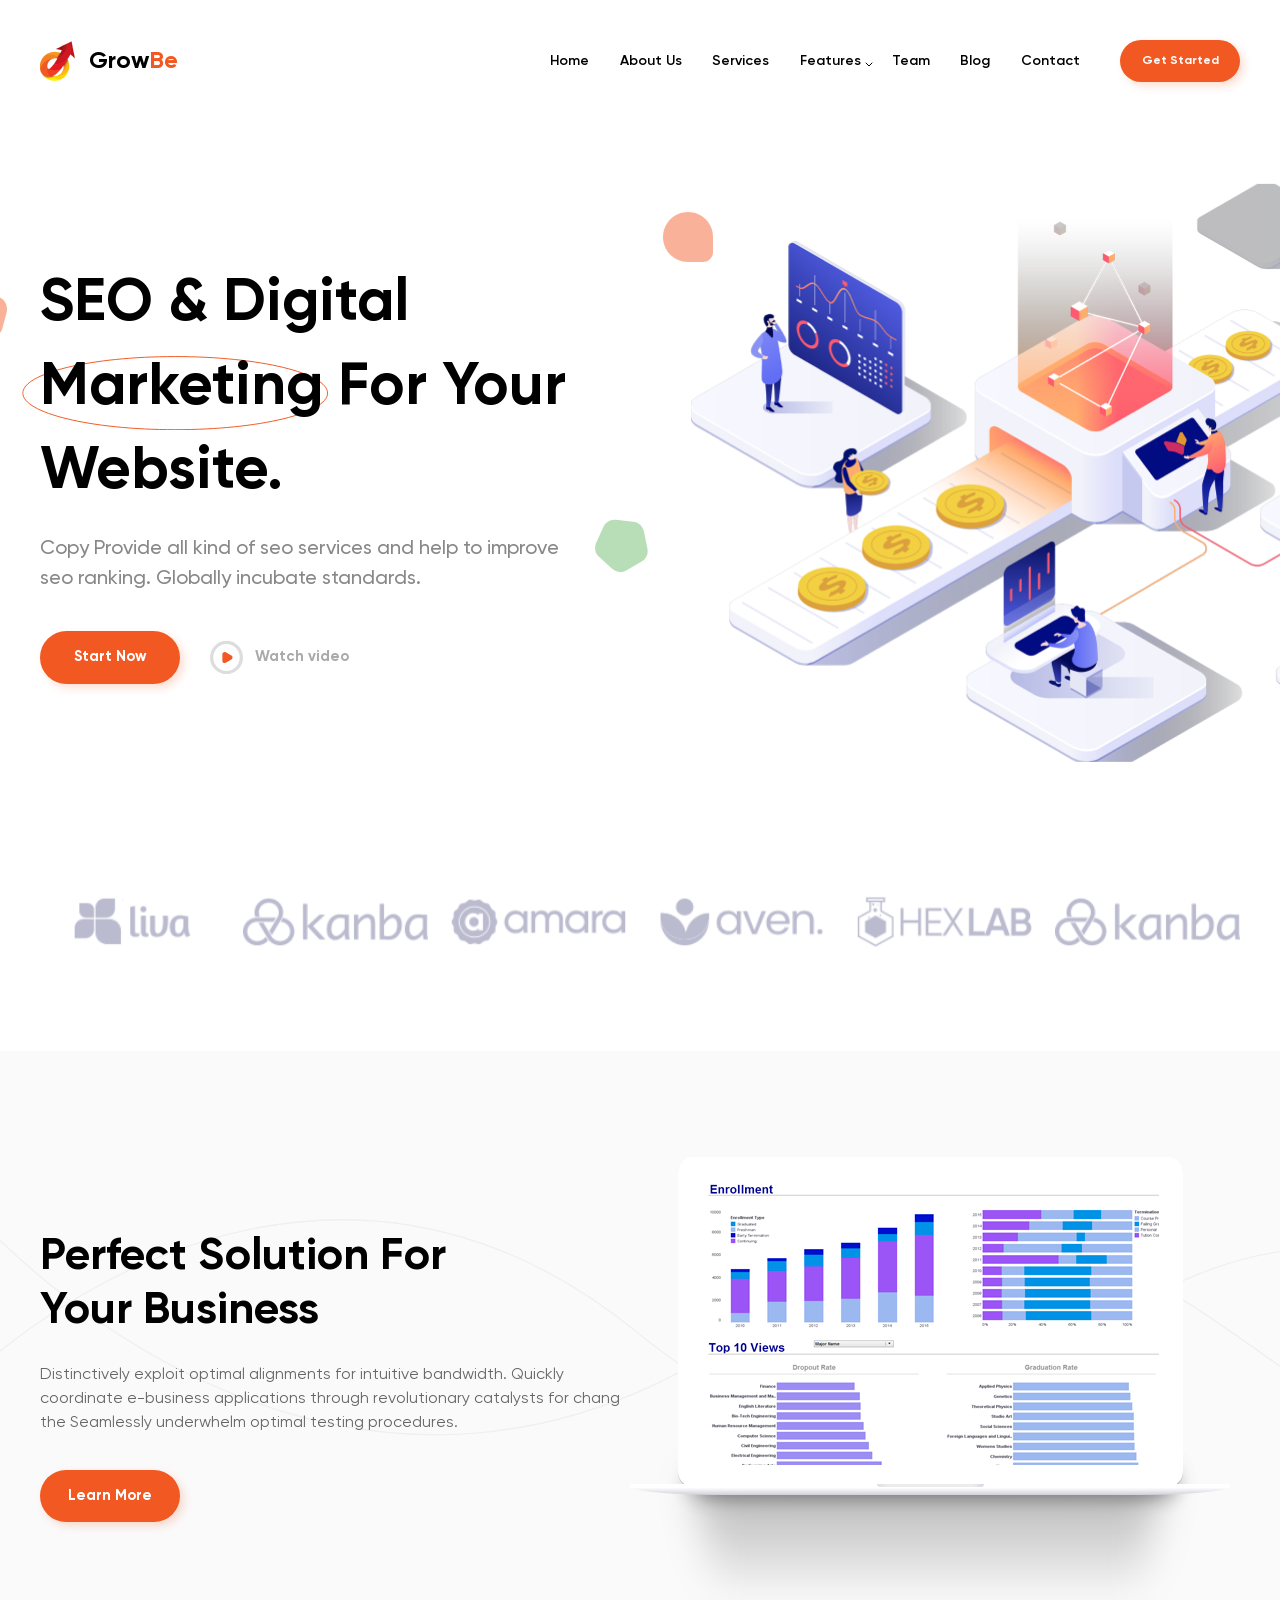
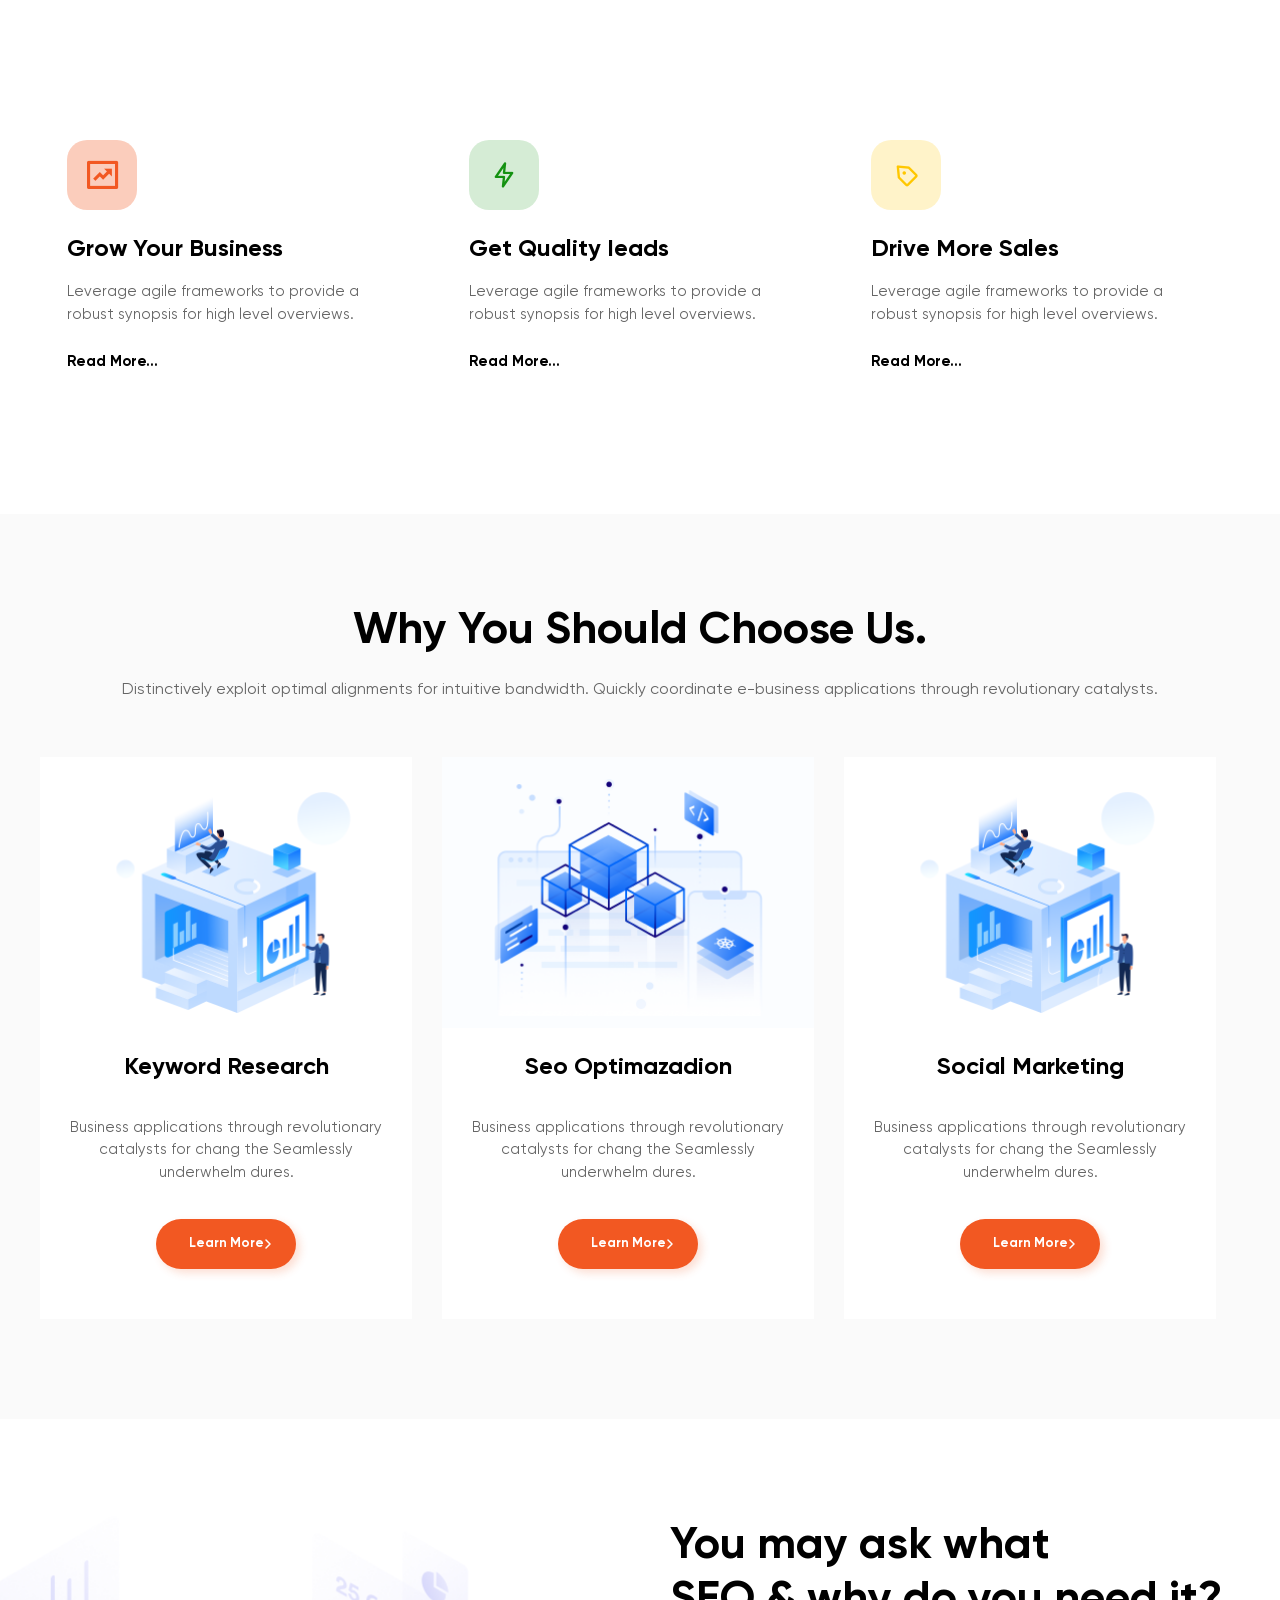
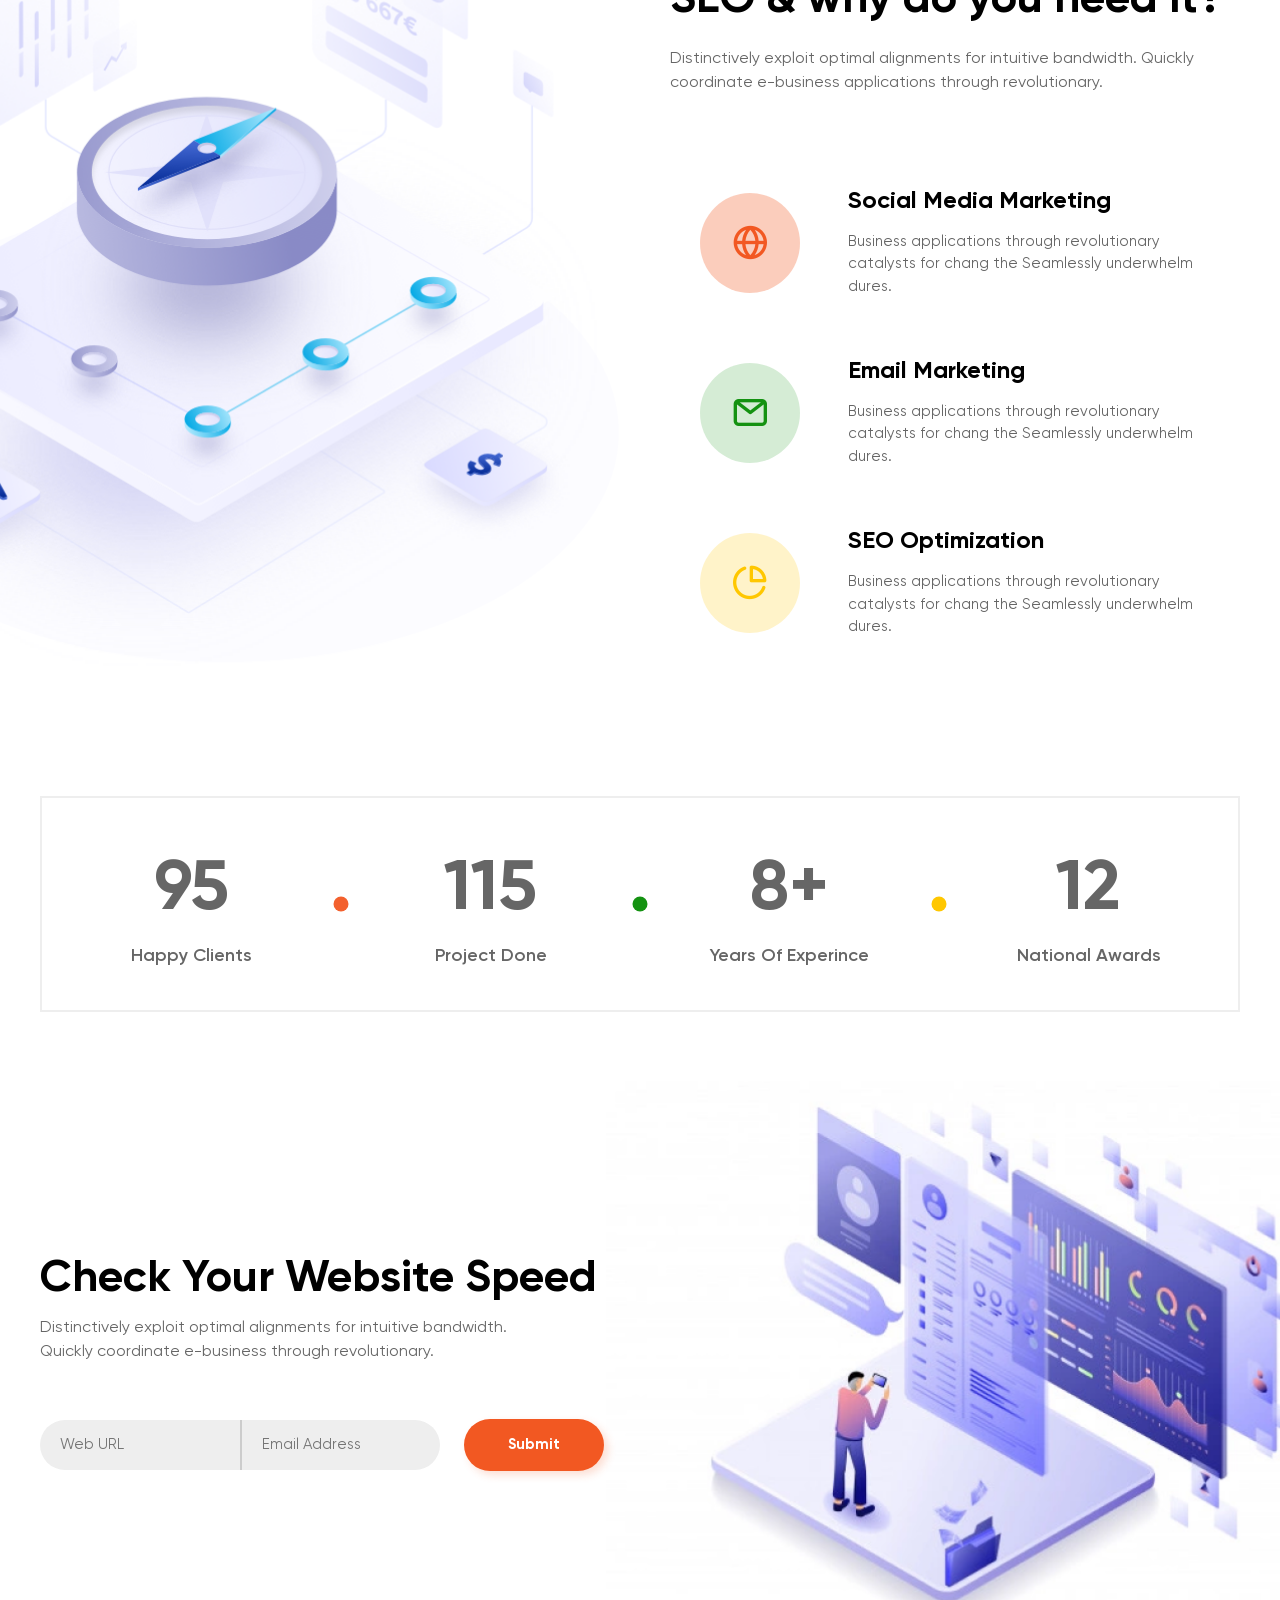
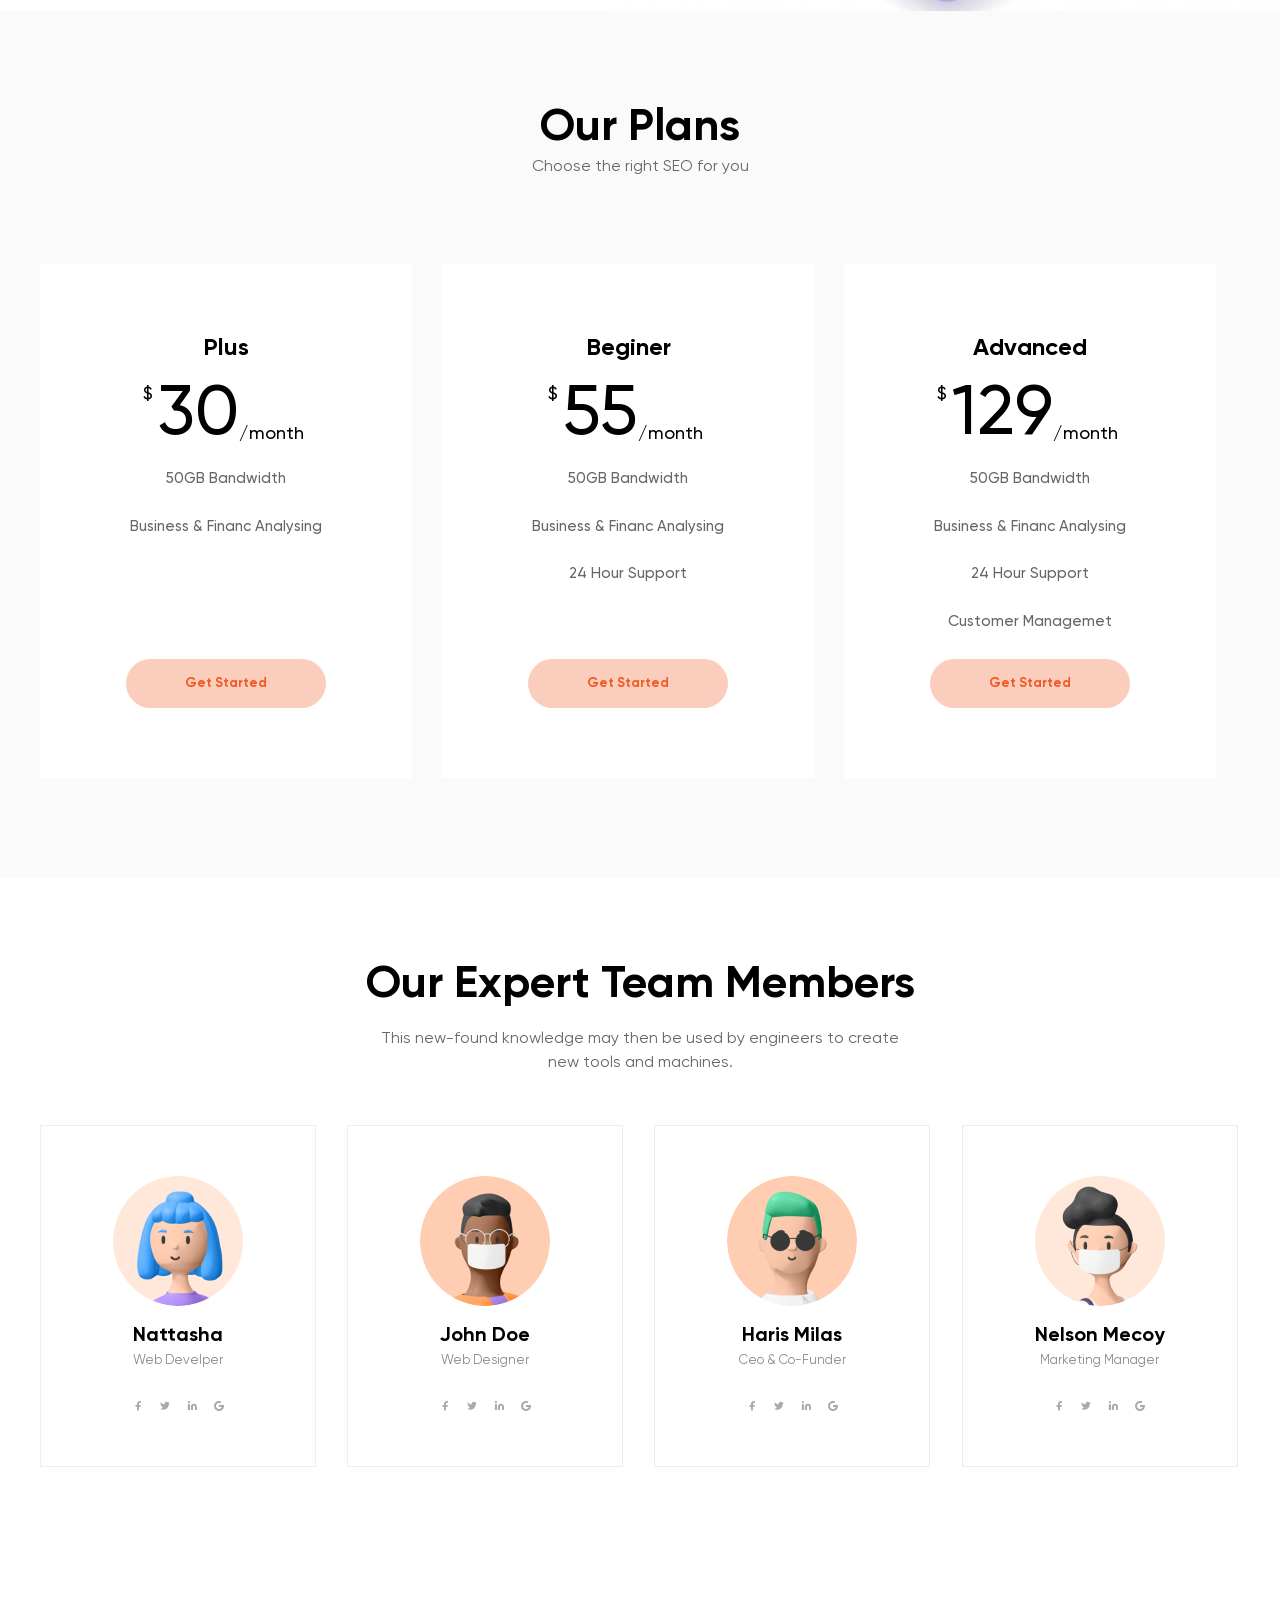
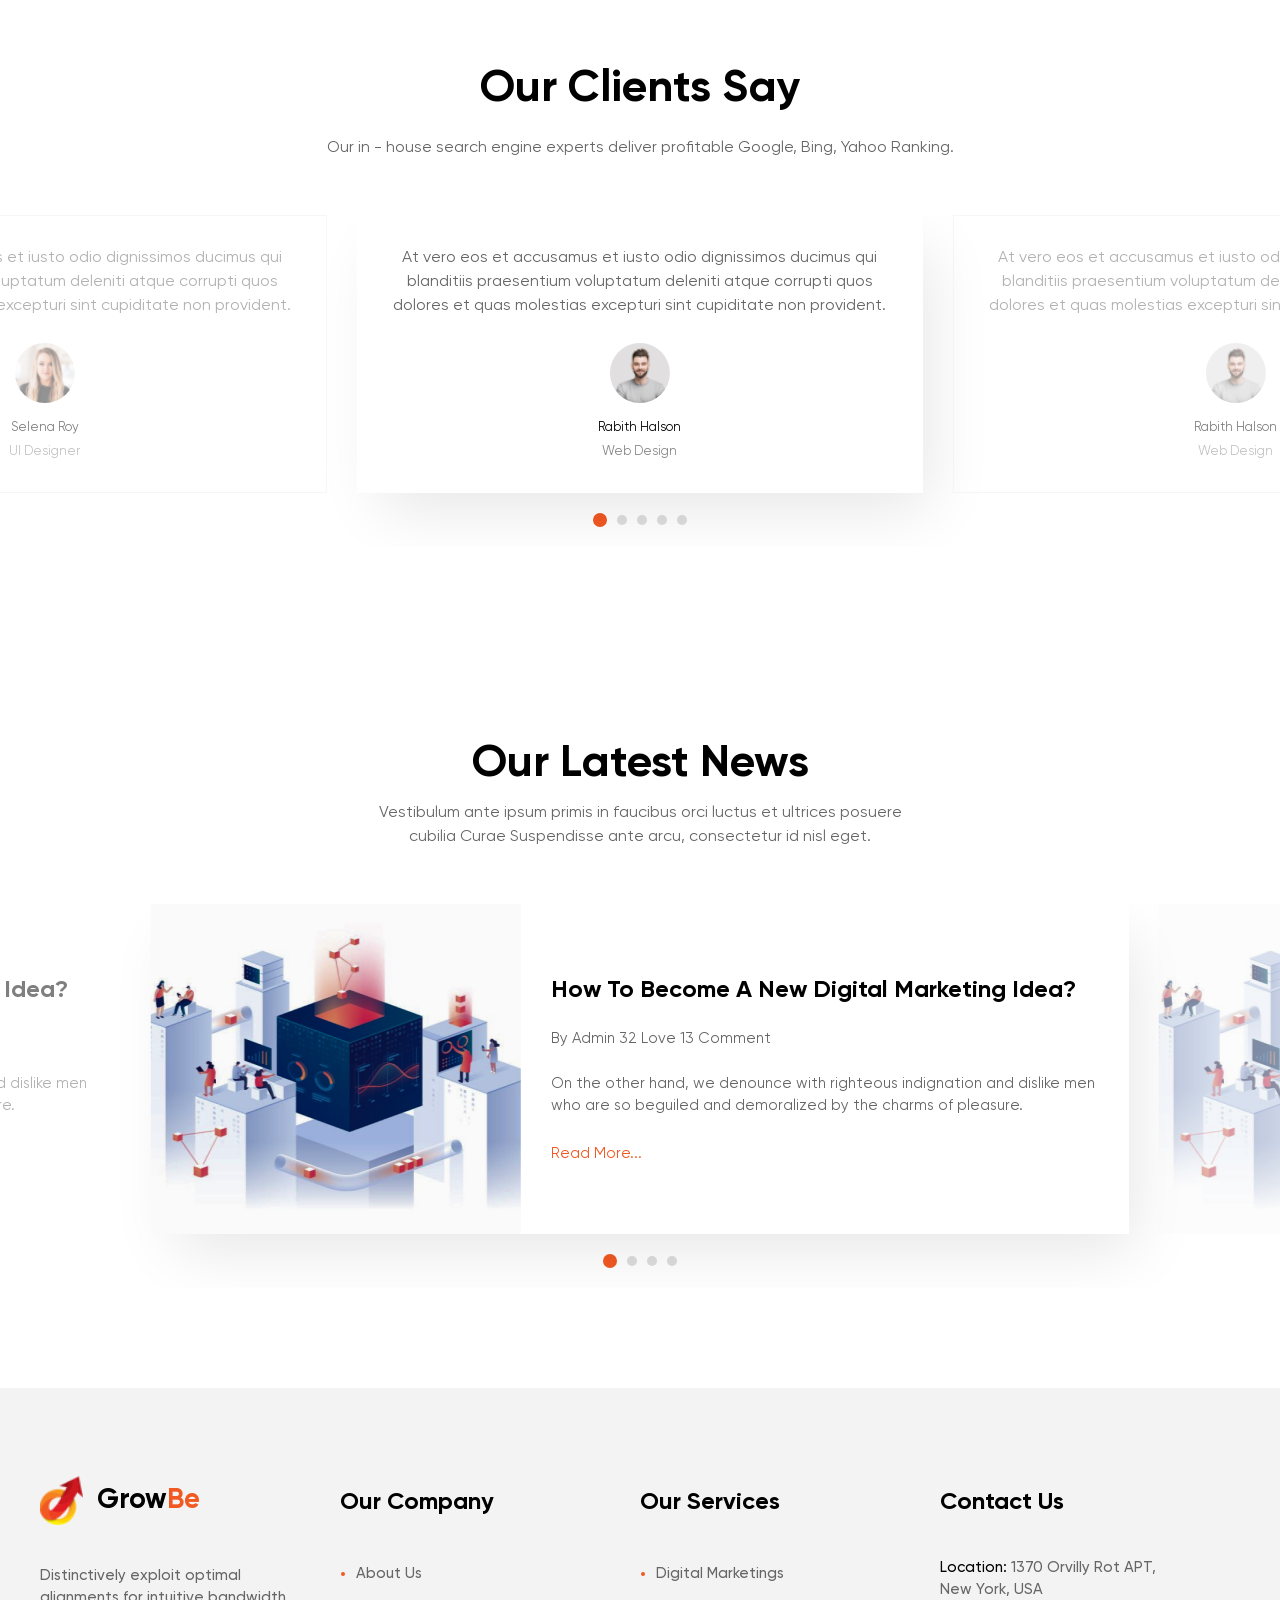
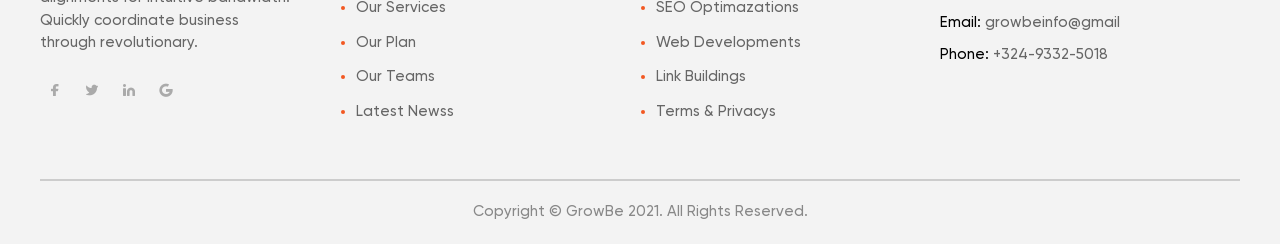
<file: grow-be/index.html>
<!DOCTYPE html>
<html lang="en">
  <head>
    <meta charset="UTF-8" />
    <meta http-equiv="X-UA-Compatible" content="IE=edge" />
    <meta name="viewport" content="width=device-width, initial-scale=1.0" />
    <title>GrowBe</title>
    <link rel="stylesheet" href="css/style.min.css" />
  </head>
  <body>
    <div class="progress-bar"></div>
    <header id="pageup" class="header">
      <div class="container">
        <div class="header__wraper">
          <a href="#" class="logo">
            <img src="img/header/logo.png" alt="logo Grow Be" />grow<span
              >be</span
            >
          </a>
          <div class="burger">
            <div></div>
            <div></div>
            <div></div>
          </div>
          <nav class="menu">
            <ul class="menu__list">
              <li class="menu__item menu__item--js">
                <a href="" class="menu__link">home</a>
              </li>
              <li class="menu__item menu__item--js">
                <a href="" class="menu__link">about us</a>
              </li>
              <li class="menu__item menu__item--js">
                <a href="" class="menu__link">services</a>
              </li>
              <li class="menu__item has-submenu has-submenu--js">
                <a href="#" class="menu__link">features</a>
                <ul class="submenu submenu--js">
                  <li class="submenu__item menu__item--js">
                    <a href="" class="submenu__link">Portfolio</a>
                  </li>
                  <li class="submenu__item menu__item--js">
                    <a href="" class="submenu__link">Testimonials</a>
                  </li>
                  <li class="submenu__item menu__item--js">
                    <a href="" class="submenu__link">Service</a>
                  </li>
                </ul>
              </li>
              <li class="menu__item menu__item--js">
                <a href="contacts.html" class="menu__link">team</a>
              </li>
              <li class="menu__item menu__item--js">
                <a href="" class="menu__link">blog</a>
              </li>
              <li class="menu__item menu__item--js">
                <a href="contacts.html" class="menu__link">contact</a>
              </li>
            </ul>

            <button class="btn btn--small">Get Started</button>
          </nav>
          <div class="menu-left"></div>
        </div>
      </div>
    </header>
    <main class="main">
      <section class="promo">
        <div class="container">
          <div class="promo__wrapper">
            <h1 class="promo__title">
              SEO & Digital <span>Marketing</span> For Your Website.
            </h1>
            <p class="promo__text">
              Copy Provide all kind of seo services and help to improve seo
              ranking. Globally incubate standards.
            </p>
            <div class="promo__btns">
              <button class="btn">start now</button>
              <button class="promo__video-btn">Watch video</button>
            </div>
          </div>
          <img class="promo__img" src="img/promo/promo-bg.png" alt="" />
        </div>
      </section>
      <div class="brand">
        <div class="container">
          <div class="brand__items">
            <div class="brand__item">
              <img src="img/brand/1.svg" alt="" />
            </div>
            <div class="brand__item">
              <img src="img/brand/2.svg" alt="" />
            </div>
            <div class="brand__item">
              <img src="img/brand/3.svg" alt="" />
            </div>
            <div class="brand__item">
              <img src="img/brand/4.svg" alt="" />
            </div>
            <div class="brand__item">
              <img src="img/brand/5.svg" alt="" />
            </div>
            <div class="brand__item">
              <img src="img/brand/6.svg" alt="" />
            </div>
          </div>
        </div>
      </div>
      <section class="solution">
        <div class="solution__top">
          <div class="container">
            <div class="solution__wrapper">
              <div class="solution__content">
                <h2 class="title">
                  perfect Solution For<br />
                  Your Business
                </h2>
                <p class="text text_big">
                  Distinctively exploit optimal alignments for intuitive
                  bandwidth. Quickly coordinate e-business applications through
                  revolutionary catalysts for chang the Seamlessly underwhelm
                  optimal testing procedures.
                </p>
                <button class="btn">Learn More</button>
              </div>

              <img class="solution__img" src="img/solution/1.png" alt="" />
            </div>
          </div>
        </div>
        <div class="features">
          <div class="container">
            <div class="features__items">
              <div class="features__item">
                <div class="feature__icon">
                  <span class="icon-12"></span>
                </div>
                <h3 class="sub-title">Grow Your Business</h3>
                <p class="text">
                  Leverage agile frameworks to provide a robust synopsis for
                  high level overviews.
                </p>
                <a href="#">Read More...</a>
              </div>
              <div class="features__item">
                <div class="feature__icon">
                  <span class="icon-21"></span>
                </div>
                <h3 class="sub-title">Get Quality Ieads</h3>
                <p class="text">
                  Leverage agile frameworks to provide a robust synopsis for
                  high level overviews.
                </p>
                <a href="#">Read More...</a>
              </div>
              <div class="features__item">
                <div class="feature__icon">
                  <span class="icon-31"></span>
                </div>
                <h3 class="sub-title">Drive More Sales</h3>
                <p class="text">
                  Leverage agile frameworks to provide a robust synopsis for
                  high level overviews.
                </p>
                <a href="#">Read More...</a>
              </div>
            </div>
          </div>
        </div>
      </section>
      <section class="chooseUs">
        <div class="container">
          <div class="chooseUs__wrapper">
            <h2 class="title">Why You Should Choose Us.</h2>
            <p class="text text_big">
              Distinctively exploit optimal alignments for intuitive bandwidth.
              Quickly coordinate e-business applications through revolutionary
              catalysts.
            </p>
          </div>
          <div class="chooseUs__items">
            <div class="chooseUs__item">
              <img src="img/chooseUs/3.png" alt="" />
              <h3 class="sub-title">Keyword Research</h3>
              <p class="text">
                Business applications through revolutionary catalysts for chang
                the Seamlessly underwhelm dures.
              </p>
              <button class="btn btn--arrow">learn more</button>
            </div>
            <div class="chooseUs__item">
              <img src="img/chooseUs/2.png" alt="" />
              <h3 class="sub-title">Seo Optimazadion</h3>
              <p class="text">
                Business applications through revolutionary catalysts for chang
                the Seamlessly underwhelm dures.
              </p>
              <button class="btn btn--arrow">learn more</button>
            </div>
            <div class="chooseUs__item">
              <img src="img/chooseUs/3.png" alt="" />
              <h3 class="sub-title">Social Marketing</h3>
              <p class="text">
                Business applications through revolutionary catalysts for chang
                the Seamlessly underwhelm dures.
              </p>
              <button class="btn btn--arrow">learn more</button>
            </div>
          </div>
        </div>
      </section>
      <section class="seo">
        <div class="container">
          <img class="seo__img" src="img/seo/seo-bg.png" alt="" />
          <div class="seo__content">
            <h2 class="title">
              You may ask what<br />
              SEO & why do you need it?
            </h2>
            <p class="text text_big">
              Distinctively exploit optimal alignments for intuitive bandwidth.
              Quickly coordinate e-business applications through revolutionary.
            </p>
            <div class="seo__items">
              <div class="seo__item">
                <div class="seo__icon">
                  <span class="icon-1"></span>
                </div>
                <div class="seo__item-content">
                  <h3 class="sub-title">Social Media Marketing</h3>
                  <p class="text">
                    Business applications through revolutionary catalysts for
                    chang the Seamlessly underwhelm dures.
                  </p>
                </div>
              </div>
              <div class="seo__item">
                <div class="seo__icon">
                  <span class="icon-2"></span>
                </div>
                <div class="seo__item-content">
                  <h3 class="sub-title">Email Marketing</h3>
                  <p class="text">
                    Business applications through revolutionary catalysts for
                    chang the Seamlessly underwhelm dures.
                  </p>
                </div>
              </div>
              <div class="seo__item">
                <div class="seo__icon">
                  <span class="icon-3"></span>
                </div>
                <div class="seo__item-content">
                  <h3 class="sub-title">SEO Optimization</h3>
                  <p class="text">
                    Business applications through revolutionary catalysts for
                    chang the Seamlessly underwhelm dures.
                  </p>
                </div>
              </div>
            </div>
          </div>
        </div>
      </section>
      <div class="fact">
        <div class="container">
          <div class="fact__items">
            <div class="fact__item">
              <span>95</span>
              <p>Happy Clients</p>
            </div>
            <div class="fact__item">
              <span>115</span>
              <p>Project Done</p>
            </div>
            <div class="fact__item">
              <span>8+</span>
              <p>Years Of Experince</p>
            </div>
            <div class="fact__item">
              <span>12</span>
              <p>National Awards</p>
            </div>
          </div>
        </div>
      </div>
      <section class="mailBox">
        <div class="container">
          <div class="mailBox__wrapper">
            <h2 class="title">Check Your Website Speed</h2>
            <p class="text text_big">
              Distinctively exploit optimal alignments for intuitive
              bandwidth.<br />
              Quickly coordinate e-business through revolutionary.
            </p>
            <form action="#" class="form">
              <input type="url" name="url" placeholder="Web URL" />
              <input
                type="email"
                name="email"
                id=""
                placeholder="Email Address"
              />
              <button class="btn">submit</button>
            </form>
          </div>
          <img src="img/mailBox/mailBox-bg.png" alt="" class="mailBox__img" />
        </div>
      </section>
      <section class="plans">
        <div class="container">
          <div class="plans__wrapper">
            <h2 class="title">Our Plans</h2>
            <p class="text text_big">Choose the right SEO for you</p>
          </div>
          <div class="plans__items">
            <div class="plans__item">
              <div>
                <h3 class="sub-title">Plus</h3>
                <span><sup>$</sup>30<sub>/month</sub></span>
                <ul class="plans__list">
                  <li>50GB Bandwidth</li>
                  <li>Business & Financ Analysing</li>
                </ul>
              </div>
              <button class="btn btn--big">Get Started</button>
            </div>
            <div class="plans__item">
              <div>
                <h3 class="sub-title">Beginer</h3>
                <span><sup>$</sup>55<sub>/month</sub></span>
                <ul class="plans__list">
                  <li>50GB Bandwidth</li>
                  <li>Business & Financ Analysing</li>
                  <li>24 Hour Support</li>
                </ul>
              </div>
              <button class="btn btn--big">Get Started</button>
            </div>
            <div class="plans__item">
              <div>
                <h3 class="sub-title">Advanced</h3>
                <span><sup>$</sup>129<sub>/month</sub></span>
                <ul class="plans__list">
                  <li>50GB Bandwidth</li>
                  <li>Business & Financ Analysing</li>
                  <li>24 Hour Support</li>
                  <li>Customer Managemet</li>
                </ul>
              </div>
              <button class="btn btn--big">Get Started</button>
            </div>
          </div>
        </div>
      </section>
      <section class="team">
        <div class="container">
          <div class="team__wrapper">
            <h2 class="title">Our Expert Team Members</h2>
            <p class="text text_big">
              This new-found knowledge may then be used by engineers to create
              new tools and machines.
            </p>
          </div>
          <div class="team__items">
            <div class="team__item">
              <img class="team__item-img" src="img/team/1.png" alt="" />
              <p class="team__item-name">Nattasha</p>
              <p class="team__item-position">Web Develper</p>
              <ul class="socials">
                <li>
                  <a href="" class="socials__link">
                    <span class="icon-facebook-1"></span
                  ></a>
                </li>
                <li>
                  <a href="" class="socials__link">
                    <span class="icon-twitter"></span
                  ></a>
                </li>
                <li>
                  <a href="" class="socials__link">
                    <span class="icon-linkedin-1"></span
                  ></a>
                </li>
                <li>
                  <a href="" class="socials__link"
                    ><span class="icon-google"></span
                  ></a>
                </li>
              </ul>
            </div>
            <div class="team__item">
              <img class="team__item-img" src="img/team/2.png" alt="" />
              <p class="team__item-name">John Doe</p>
              <p class="team__item-position">Web Designer</p>
              <ul class="socials">
                <li>
                  <a href="" class="socials__link">
                    <span class="icon-facebook-1"></span
                  ></a>
                </li>
                <li>
                  <a href="" class="socials__link">
                    <span class="icon-twitter"></span
                  ></a>
                </li>
                <li>
                  <a href="" class="socials__link">
                    <span class="icon-linkedin-1"></span
                  ></a>
                </li>
                <li>
                  <a href="" class="socials__link"
                    ><span class="icon-google"></span
                  ></a>
                </li>
              </ul>
            </div>
            <div class="team__item">
              <img class="team__item-img" src="img/team/3.png" alt="" />
              <p class="team__item-name">Haris Milas</p>
              <p class="team__item-position">Ceo & Co-Funder</p>
              <ul class="socials">
                <li>
                  <a href="" class="socials__link">
                    <span class="icon-facebook-1"></span
                  ></a>
                </li>
                <li>
                  <a href="" class="socials__link">
                    <span class="icon-twitter"></span
                  ></a>
                </li>
                <li>
                  <a href="" class="socials__link">
                    <span class="icon-linkedin-1"></span
                  ></a>
                </li>
                <li>
                  <a href="" class="socials__link"
                    ><span class="icon-google"></span
                  ></a>
                </li>
              </ul>
            </div>
            <div class="team__item">
              <img class="team__item-img" src="img/team/4.png" alt="" />
              <p class="team__item-name">Nelson Mecoy</p>
              <p class="team__item-position">Marketing Manager</p>
              <ul class="socials">
                <li>
                  <a href="" class="socials__link">
                    <span class="icon-facebook-1"></span
                  ></a>
                </li>
                <li>
                  <a href="" class="socials__link">
                    <span class="icon-twitter"></span
                  ></a>
                </li>
                <li>
                  <a href="" class="socials__link">
                    <span class="icon-linkedin-1"></span
                  ></a>
                </li>
                <li>
                  <a href="" class="socials__link"
                    ><span class="icon-google"></span
                  ></a>
                </li>
              </ul>
            </div>
          </div>
        </div>
      </section>
      <section class="clientsSay">
        <div class="container">
          <div class="clientsSay__wrapper">
            <h2 class="title">Our Clients Say</h2>
            <p class="text text_big">
              Our in - house search engine experts deliver profitable Google,
              Bing, Yahoo Ranking.
            </p>
          </div>
        </div>
        <div class="slider__wrapper">
          <div class="swiper clientssay__slider">
            <div class="swiper-wrapper">
              <div class="swiper-slide">
                <div class="clientsSay__item">
                  <p class="text text_big">
                    At vero eos et accusamus et iusto odio dignissimos ducimus
                    qui blanditiis praesentium voluptatum deleniti atque
                    corrupti quos dolores et quas molestias excepturi sint
                    cupiditate non provident.
                  </p>
                  <img src="img/clientsSay/1,2.png" alt="" />
                  <span class="black">Rabith Halson</span>
                  <span>Web Design</span>
                </div>
              </div>
              <div class="swiper-slide">
                <div class="clientsSay__item">
                  <p class="text text_big">
                    At vero eos et accusamus et iusto odio dignissimos ducimus
                    qui blanditiis praesentium voluptatum deleniti atque
                    corrupti quos dolores et quas molestias excepturi sint
                    cupiditate non provident.
                  </p>
                  <img src="img/clientsSay/1,2.png" alt="" />
                  <span class="black">Rabith Halson</span>
                  <span>Web Design</span>
                </div>
              </div>
              <div class="swiper-slide">
                <div class="clientsSay__item">
                  <p class="text text_big">
                    At vero eos et accusamus et iusto odio dignissimos ducimus
                    qui blanditiis praesentium voluptatum deleniti atque
                    corrupti quos dolores et quas molestias excepturi sint
                    cupiditate non provident.
                  </p>
                  <img src="img/clientsSay/1,2.png" alt="" />
                  <span class="black">Rabith Halson</span>
                  <span>Web Design</span>
                </div>
              </div>
              <div class="swiper-slide">
                <div class="clientsSay__item">
                  <p class="text text_big">
                    At vero eos et accusamus et iusto odio dignissimos ducimus
                    qui blanditiis praesentium voluptatum deleniti atque
                    corrupti quos dolores et quas molestias excepturi sint
                    cupiditate non provident.
                  </p>
                  <img src="img/clientsSay/3,4.png" alt="" />
                  <span class="black">Selena Roy</span>
                  <span>UI Designer</span>
                </div>
              </div>
              <div class="swiper-slide">
                <div class="clientsSay__item">
                  <p class="text text_big">
                    At vero eos et accusamus et iusto odio dignissimos ducimus
                    qui blanditiis praesentium voluptatum deleniti atque
                    corrupti quos dolores et quas molestias excepturi sint
                    cupiditate non provident.
                  </p>
                  <img src="img/clientsSay/3,4.png" alt="" />
                  <span class="black">Selena Roy</span>
                  <span>UI Designer</span>
                </div>
              </div>
            </div>
            <div class="swiper-pagination"></div>
          </div>
        </div>
      </section>
      <section class="news">
        <div class="news__wrapper">
          <h2 class="title">Our Latest News</h2>
          <p class="text text_big">
            Vestibulum ante ipsum primis in faucibus orci luctus et ultrices
            posuere cubilia Curae Suspendisse ante arcu, consectetur id nisl
            eget.
          </p>
        </div>
        <div class="slider__wrapper">
          <div class="swiper news__slider">
            <div class="swiper-wrapper">
              <div class="swiper-slide">
                <div class="news__item">
                  <img src="img/news/news-bg.png" alt="" />
                  <div class="news__item__content">
                    <h3>How to become a new digital marketing idea?</h3>
                    <div class="icons"></div>
                    <span>By Admin</span>
                    <span>32 Love</span>
                    <span>13 Comment</span>
                    <p class="text">
                      On the other hand, we denounce with righteous indignation
                      and dislike men who are so beguiled and demoralized by the
                      charms of pleasure.
                    </p>
                    <a href="#">Read More...</a>
                  </div>
                </div>
              </div>
              <div class="swiper-slide">
                <div class="news__item">
                  <img src="img/news/news-bg.png" alt="" />
                  <div class="news__item__content">
                    <h3>How to become a new digital marketing idea?</h3>
                    <div class="icons"></div>
                    <span>By Admin</span>
                    <span>32 Love</span>
                    <span>13 Comment</span>
                    <p class="text">
                      On the other hand, we denounce with righteous indignation
                      and dislike men who are so beguiled and demoralized by the
                      charms of pleasure.
                    </p>
                    <a href="#">Read More...</a>
                  </div>
                </div>
              </div>
              <div class="swiper-slide">
                <div class="news__item">
                  <img src="img/news/news-bg.png" alt="" />
                  <div class="news__item__content">
                    <h3>How to become a new digital marketing idea?</h3>
                    <div class="icons"></div>
                    <span>By Admin</span>
                    <span>32 Love</span>
                    <span>13 Comment</span>
                    <p class="text">
                      On the other hand, we denounce with righteous indignation
                      and dislike men who are so beguiled and demoralized by the
                      charms of pleasure.
                    </p>
                    <a href="#">Read More...</a>
                  </div>
                </div>
              </div>
              <div class="swiper-slide">
                <div class="news__item">
                  <img src="img/news/news-bg.png" alt="" />
                  <div class="news__item__content">
                    <h3>How to become a new digital marketing idea?</h3>
                    <div class="icons"></div>
                    <span>By Admin</span>
                    <span>32 Love</span>
                    <span>13 Comment</span>
                    <p class="text">
                      On the other hand, we denounce with righteous indignation
                      and dislike men who are so beguiled and demoralized by the
                      charms of pleasure.
                    </p>
                    <a href="#">Read More...</a>
                  </div>
                </div>
              </div>
            </div>
            <div class="swiper-pagination"></div>
          </div>
        </div>
      </section>
    </main>
    <footer class="footer">
      <div class="container">
        <div class="footer__wrapper">
          <div class="footer__item">
            <a class="logo logo--big" href="#">
              <img src="img/header/logo.png" alt="" />
              grow<span>be</span></a
            >
            <p class="footer__descr">
              Distinctively exploit optimal alignments for intuitive bandwidth.
              Quickly coordinate business through revolutionary.
            </p>
            <ul class="socials socials--big">
              <li>
                <a href="" class="socials__link">
                  <span class="icon-facebook-1"></span
                ></a>
              </li>
              <li>
                <a href="" class="socials__link">
                  <span class="icon-twitter"></span
                ></a>
              </li>
              <li>
                <a href="" class="socials__link">
                  <span class="icon-linkedin-1"></span
                ></a>
              </li>
              <li>
                <a href="" class="socials__link"
                  ><span class="icon-google"></span
                ></a>
              </li>
            </ul>
          </div>
          <div class="footer__item">
            <h3>our company</h3>
            <ul class="footer__list">
              <li><a href="">About Us</a></li>
              <li><a href="">Our Services</a></li>
              <li><a href="">Our Plan</a></li>
              <li><a href="">Our Teams</a></li>
              <li><a href="">Latest Newss</a></li>
            </ul>
          </div>
          <div class="footer__item">
            <h3>our services</h3>
            <ul class="footer__list">
              <li><a href="">Digital Marketings</a></li>
              <li><a href="">SEO Optimazations</a></li>
              <li><a href="">Web Developments</a></li>
              <li><a href="">Link Buildings</a></li>
              <li><a href="">Terms & Privacys</a></li>
            </ul>
          </div>
          <div class="footer__item">
            <h3>contact us</h3>
            <ul class="footer__contacts">
              <li>
                Location: <a href="">1370 Orvilly Rot APT, New York, USA</a>
              </li>
              <li>
                Email: <a href="mailto:growbeinfo@gmail">growbeinfo@gmail</a>
              </li>
              <li>Phone: <a href="tel:+324-9332-5018">+324-9332-5018</a></li>
            </ul>
          </div>
        </div>
        <p class="footer__copy">
          Copyright © GrowBe 2021. All Rights Reserved.
        </p>
      </div>
    </footer>

    <a class="pageup" href="#pageup"> </a>
    <script src="js/swiper-bundle.min.js"></script>
    <script src="js/script.js"></script>
  </body>
</html>
</file>
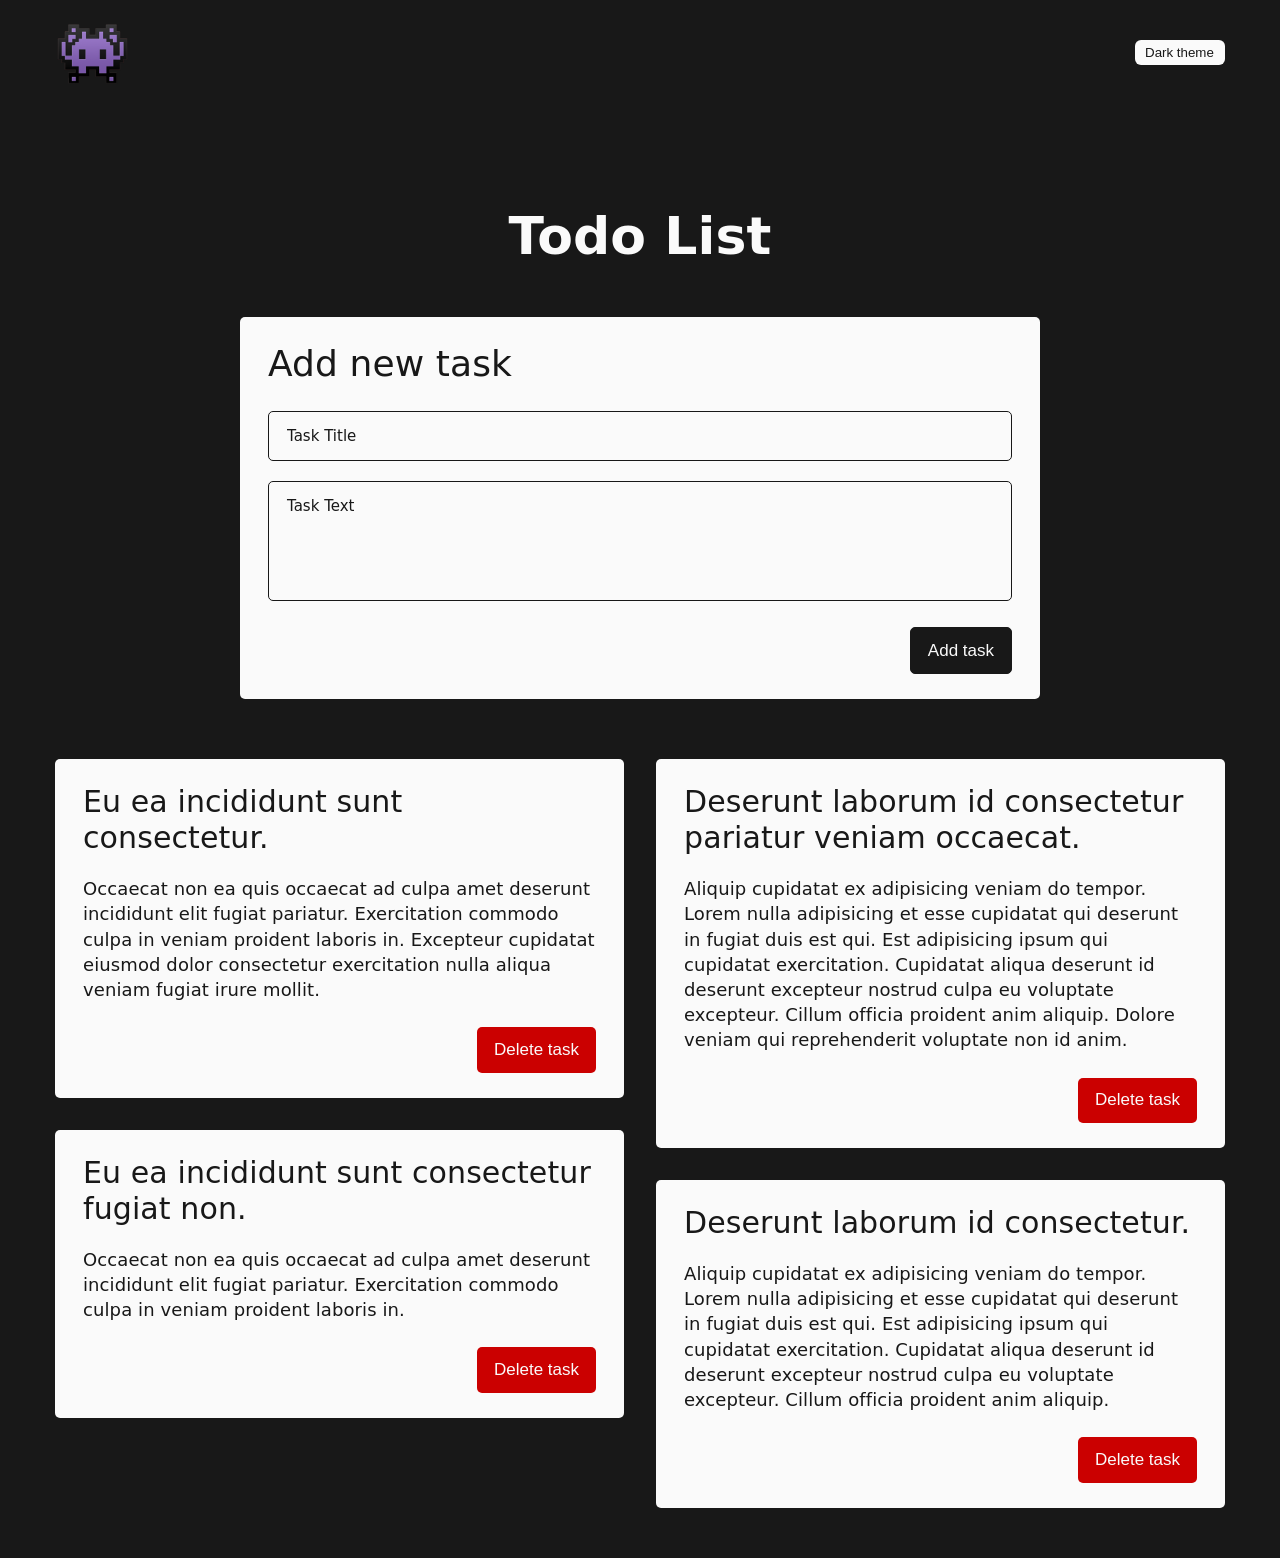
<file: todo-list-js/index.html>
<!DOCTYPE html>
<html lang="en">
  <head>
    <meta charset="UTF-8" />
    <meta http-equiv="X-UA-Compatible" content="IE=edge" />
    <meta name="viewport" content="width=device-width, initial-scale=1.0" />
    <title>Document</title>
    <link rel="stylesheet" href="css/style.min.css" />
  </head>
  <body>
    <header class="header">
      <div class="container">
        <div class="header__wrapper">
          <img src="images/monster.png" alt="it monster" class="header__img" />
          <select class="header__select-theme" name="theme">
            <option value="dark">Dark theme</option>
            <option value="light">Light theme</option>
          </select>
        </div>
      </div>
    </header>
    <main class="main">
      <div class="container">
        <h1>Todo List</h1>
        <form action="#" class="add-task" name="addTask">
          <h2>Add new task</h2>
          <input type="text" placeholder="Task Title" name="taskTitle" />
          <textarea name="taskText" placeholder="Task Text"></textarea>
          <button class="btn">Add task</button>
        </form>
        <div class="task-wrapper"></div>
      </div>
    </main>
    <div class="modal">
      <p class="modal__text"></p>
      <div class="modal__inner">
        <button class="btn btn--modal-return">Return</button>
        <button class="btn btn--delete btn--modal-delete">Yes, delete</button>
      </div>
    </div>
    <script src="js/script.js"></script>
  </body>
</html>
</file>
<file: grow-be/css/style.min.css>
/*!
 * Bootstrap Reboot v5.1.0 (https://getbootstrap.com/)
 * Copyright 2011-2021 The Bootstrap Authors
 * Copyright 2011-2021 Twitter, Inc.
 * Licensed under MIT (https://github.com/twbs/bootstrap/blob/main/LICENSE)
 * Forked from Normalize.css, licensed MIT (https://github.com/necolas/normalize.css/blob/master/LICENSE.md)
 */*,*::before,*::after{-webkit-box-sizing:border-box;box-sizing:border-box}@media (prefers-reduced-motion: no-preference){:root{scroll-behavior:smooth}}body{margin:0;font-family:"Gilroy-Regular";font-size:15px;line-height:1.5;color:#666}h6,h5,h4,h3,h2,h1{margin-top:0;margin-bottom:0;font-weight:400;line-height:1.2;text-transform:capitalize;color:#000;font-family:"Gilroy-Bold"}h1{font-size:60px}h2{font-size:45px}h3{font-size:24px}h4{font-size:calc(1.275rem + 0.3vw)}h5{font-size:1.25rem}h6{font-size:1rem}p{margin-top:0;margin-bottom:0}ol,ul{padding:0;margin:0;list-style:none}sub,sup{position:relative;font-size:0.75em;line-height:0;vertical-align:baseline}sub{bottom:-0.25em}sup{top:-0.5em}a{color:#0d6efd;text-decoration:none}a:hover{color:#0a58ca}a:not([href]):not([class]),a:not([href]):not([class]):hover{color:inherit;text-decoration:none}img,svg{vertical-align:middle;width:100%}label{display:inline-block}button{border-radius:0}button:focus:not(:focus-visible){outline:0}input,button,select,optgroup,textarea{margin:0;font-family:inherit;font-size:inherit;line-height:inherit}button,select{text-transform:none}[role="button"]{cursor:pointer}select{word-wrap:normal}select:disabled{opacity:1}[list]::-webkit-calendar-picker-indicator{display:none}button,[type="button"],[type="reset"],[type="submit"]{-webkit-appearance:button}button:not(:disabled),[type="button"]:not(:disabled),[type="reset"]:not(:disabled),[type="submit"]:not(:disabled){cursor:pointer}::-moz-focus-inner{padding:0;border-style:none}textarea{resize:none}::-webkit-datetime-edit-fields-wrapper,::-webkit-datetime-edit-text,::-webkit-datetime-edit-minute,::-webkit-datetime-edit-hour-field,::-webkit-datetime-edit-day-field,::-webkit-datetime-edit-month-field,::-webkit-datetime-edit-year-field{padding:0}::-webkit-inner-spin-button{height:auto}[type="search"]{outline-offset:-2px;-webkit-appearance:textfield}::-webkit-search-decoration{-webkit-appearance:none}::-webkit-color-swatch-wrapper{padding:0}::file-selector-button{font:inherit}::-webkit-file-upload-button{font:inherit;-webkit-appearance:button}[hidden]{display:none !important}.text_big{font-size:16px}@font-face{font-family:"Gilroy-Regular";src:url(../fonts/Gilroy-Regular.woff2)}@font-face{font-family:"Gilroy-Bold";src:url(../fonts/Gilroy-Bold.woff2)}@font-face{font-family:"Gilroy-Medium";src:url(../fonts/Gilroy-Medium.woff2)}@font-face{font-family:"Gilroy-Semibold";src:url(../fonts/Gilroy-Semibold.woff2)}@font-face{font-family:"icomoon";src:url("../fonts/icomoon.woff?z37q4i") format("woff");font-weight:normal;font-style:normal;font-display:block}[class^="icon-"],[class*=" icon-"]{font-family:"icomoon" !important;font-style:normal;font-weight:normal;font-variant:normal;text-transform:none;line-height:1;-webkit-font-smoothing:antialiased;-moz-osx-font-smoothing:grayscale}.icon-facebook-1:before{content:"\e900"}.icon-google:before{content:"\e901"}.icon-linkedin-1:before{content:"\e902"}.icon-twitter:before{content:"\e903"}.icon-1:before{content:"\e904";color:#f25822}.icon-2:before{content:"\e905";color:#149211}.icon-3:before{content:"\e906";color:#ffc700}.icon-11:before{content:"\e907";color:#f25822}.icon-12:before{content:"\e908";color:#f25822}.icon-21:before{content:"\e909";color:#149211}.icon-31:before{content:"\e90a";color:#ffc700}.swiper{margin-left:auto;margin-right:auto;position:relative;overflow:hidden;list-style:none;padding:0;z-index:1}.swiper-slide{-webkit-transition:0.3s;transition:0.3s;opacity:0.5}.swiper-slide-active{-webkit-box-shadow:15px 25px 60px -10px rgba(0,0,0,0.1);box-shadow:15px 25px 60px -10px rgba(0,0,0,0.1);opacity:1}.swiper-slide-active .clientsSay__item{border:1px solid #fff}.swiper-vertical>.swiper-wrapper{-webkit-box-orient:vertical;-webkit-box-direction:normal;-ms-flex-direction:column;flex-direction:column}.swiper-pagination{display:-webkit-box;display:-ms-flexbox;display:flex;-webkit-box-pack:center;-ms-flex-pack:center;justify-content:center;-webkit-box-align:center;-ms-flex-align:center;align-items:center;margin-top:20px;gap:10px}.swiper-pagination-bullet{background:#ddd;height:10px;width:10px;border-radius:50%}.swiper-pagination-bullet-active{width:14px;height:14px;background:#f25822}.swiper-wrapper{position:relative;width:100%;height:100%;z-index:1;display:-webkit-box;display:-ms-flexbox;display:flex;-webkit-transition-property:-webkit-transform;transition-property:-webkit-transform;transition-property:transform;transition-property:transform, -webkit-transform;-webkit-box-sizing:content-box;box-sizing:content-box}.swiper-android .swiper-slide,.swiper-wrapper{-webkit-transform:translate3d(0px, 0, 0);transform:translate3d(0px, 0, 0)}.swiper-pointer-events{-ms-touch-action:pan-y;touch-action:pan-y}.swiper-pointer-events.swiper-vertical{-ms-touch-action:pan-x;touch-action:pan-x}.swiper-slide{-ms-flex-negative:0;flex-shrink:0;width:100%;height:100%;position:relative;-webkit-transition-property:-webkit-transform;transition-property:-webkit-transform;transition-property:transform;transition-property:transform, -webkit-transform}.swiper-slide-invisible-blank{visibility:hidden}.swiper-autoheight,.swiper-autoheight .swiper-slide{height:auto}.swiper-autoheight .swiper-wrapper{-webkit-box-align:start;-ms-flex-align:start;align-items:flex-start;-webkit-transition-property:height, -webkit-transform;transition-property:height, -webkit-transform;transition-property:transform, height;transition-property:transform, height, -webkit-transform}.swiper-3d,.swiper-3d.swiper-css-mode .swiper-wrapper{-webkit-perspective:1200px;perspective:1200px}.swiper-3d .swiper-wrapper,.swiper-3d .swiper-slide,.swiper-3d .swiper-slide-shadow,.swiper-3d .swiper-slide-shadow-left,.swiper-3d .swiper-slide-shadow-right,.swiper-3d .swiper-slide-shadow-top,.swiper-3d .swiper-slide-shadow-bottom,.swiper-3d .swiper-cube-shadow{-webkit-transform-style:preserve-3d;transform-style:preserve-3d}.swiper-3d .swiper-slide-shadow,.swiper-3d .swiper-slide-shadow-left,.swiper-3d .swiper-slide-shadow-right,.swiper-3d .swiper-slide-shadow-top,.swiper-3d .swiper-slide-shadow-bottom{position:absolute;left:0;top:0;width:100%;height:100%;pointer-events:none;z-index:10}.swiper-3d .swiper-slide-shadow{background:rgba(0,0,0,0.15)}.swiper-3d .swiper-slide-shadow-left{background-image:-webkit-gradient(linear, right top, left top, from(rgba(0,0,0,0.5)), to(rgba(0,0,0,0)));background-image:linear-gradient(to left, rgba(0,0,0,0.5), rgba(0,0,0,0))}.swiper-3d .swiper-slide-shadow-right{background-image:-webkit-gradient(linear, left top, right top, from(rgba(0,0,0,0.5)), to(rgba(0,0,0,0)));background-image:linear-gradient(to right, rgba(0,0,0,0.5), rgba(0,0,0,0))}.swiper-3d .swiper-slide-shadow-top{background-image:-webkit-gradient(linear, left bottom, left top, from(rgba(0,0,0,0.5)), to(rgba(0,0,0,0)));background-image:linear-gradient(to top, rgba(0,0,0,0.5), rgba(0,0,0,0))}.swiper-3d .swiper-slide-shadow-bottom{background-image:-webkit-gradient(linear, left top, left bottom, from(rgba(0,0,0,0.5)), to(rgba(0,0,0,0)));background-image:linear-gradient(to bottom, rgba(0,0,0,0.5), rgba(0,0,0,0))}.swiper-css-mode>.swiper-wrapper{overflow:auto;scrollbar-width:none;-ms-overflow-style:none}.swiper-css-mode>.swiper-wrapper::-webkit-scrollbar{display:none}.swiper-css-mode>.swiper-wrapper>.swiper-slide{scroll-snap-align:start start}.swiper-horizontal.swiper-css-mode>.swiper-wrapper{-ms-scroll-snap-type:x mandatory;scroll-snap-type:x mandatory}.swiper-vertical.swiper-css-mode>.swiper-wrapper{-ms-scroll-snap-type:y mandatory;scroll-snap-type:y mandatory}.swiper-centered>.swiper-wrapper::before{content:"";-ms-flex-negative:0;flex-shrink:0;-webkit-box-ordinal-group:10000;-ms-flex-order:9999;order:9999}.swiper-centered.swiper-horizontal>.swiper-wrapper>.swiper-slide:first-child{-webkit-margin-start:var(--swiper-centered-offset-before);margin-inline-start:var(--swiper-centered-offset-before)}.swiper-centered.swiper-horizontal>.swiper-wrapper::before{height:100%;width:var(--swiper-centered-offset-after)}.swiper-centered.swiper-vertical>.swiper-wrapper>.swiper-slide:first-child{-webkit-margin-before:var(--swiper-centered-offset-before);margin-block-start:var(--swiper-centered-offset-before)}.swiper-centered.swiper-vertical>.swiper-wrapper::before{width:100%;height:var(--swiper-centered-offset-after)}.swiper-centered>.swiper-wrapper>.swiper-slide{scroll-snap-align:center center}.container{max-width:1230px;width:100%;margin:0 auto;position:relative;padding:0 15px}.progress-bar{position:fixed;right:0;top:0;height:0;width:6px;z-index:999;background:-webkit-gradient(linear, left top, left bottom, from(#833ab4), color-stop(50%, #fd1d1d), to(#fcb045));background:linear-gradient(180deg, #833ab4 0%, #fd1d1d 50%, #fcb045 100%)}::-webkit-scrollbar{display:none}.header{padding:40px 0}.burger,.menu-left{display:none}.header__wraper{gap:25px;display:-webkit-box;display:-ms-flexbox;display:flex;-webkit-box-pack:justify;-ms-flex-pack:justify;justify-content:space-between;-webkit-box-align:center;-ms-flex-align:center;align-items:center}.menu{max-width:690px;width:100%;display:-webkit-box;display:-ms-flexbox;display:flex;-webkit-box-pack:justify;-ms-flex-pack:justify;justify-content:space-between;gap:30px}.menu__list{list-style:none;display:-webkit-box;display:-ms-flexbox;display:flex;-webkit-box-pack:justify;-ms-flex-pack:justify;justify-content:space-between;-webkit-box-align:center;-ms-flex-align:center;align-items:center;max-width:530px;width:100%}.menu__item{font-family:"Gilroy-Semibold";font-size:14px;text-transform:capitalize}.menu__link{color:#000}.menu__link:hover{color:#f25822}.has-submenu{position:relative}.has-submenu .menu__link{position:relative}.has-submenu .menu__link::after{content:"";background:url(../icons/header/arrow-bottom.svg);position:absolute;right:-12px;top:8px;width:8px;height:5px;-webkit-transition:0.5s;transition:0.5s}.has-submenu:hover .menu__link::after{-webkit-transform:rotateX(180deg);transform:rotateX(180deg)}.has-submenu:hover .submenu{visibility:visible;opacity:1;-webkit-user-select:auto;-moz-user-select:auto;-ms-user-select:auto;user-select:auto;pointer-events:all}.submenu{position:absolute;list-style:none;visibility:hidden;opacity:0;-webkit-user-select:none;-moz-user-select:none;-ms-user-select:none;user-select:none;pointer-events:none;background:#f25822;border-radius:0 0 6px 6px;overflow:hidden;-webkit-transition:0.4s;transition:0.4s}.submenu__link{color:#fff;display:inline-block;width:100%;padding:3px 10px;-webkit-transition:0.3s;transition:0.3s}.submenu__link:hover{color:#fff;background:#bc390b}.logo{font-size:24px;font-family:"Gilroy-Bold";color:#000;text-transform:capitalize;display:-webkit-box;display:-ms-flexbox;display:flex;-webkit-box-align:center;-ms-flex-align:center;align-items:center}.logo:hover{color:#000}.logo img{width:35px;margin-right:14px}.logo span{color:#f25822;display:inline-block;text-transform:capitalize}.logo--big{font-size:28px;margin-top:-12px}.logo--big img{width:43px}.promo{padding:140px 0 110px;overflow:hidden}.promo__wrapper{max-width:545px;position:relative}.promo__wrapper::before{content:"";z-index:-1;width:770px;height:374px;position:absolute;background:url(../img/promo/element.svg);left:-97px;top:-50px}.promo__title{line-height:1.4}.promo__title span{position:relative;display:inline-block}.promo__title span::before{position:absolute;content:"";width:112%;height:88%;background:url(../img/promo/Ellipse.svg) center center/contain no-repeat;left:50%;bottom:50%;-webkit-transform:translate(-52%, 57%);transform:translate(-52%, 57%);z-index:-1}.promo__text{margin-top:20px;color:#888;font-size:20px;font-family:Gilroy-Medium}.promo__btns{margin-top:37px;display:-webkit-box;display:-ms-flexbox;display:flex;-webkit-box-align:center;-ms-flex-align:center;align-items:center;gap:30px}.promo__video-btn{font-family:"Gilroy-Bold";color:#aaa;font-size:15px;background:url(../icons/promo/play.svg) left center/contain no-repeat;padding:5px 0 5px 45px;border:none}.promo__img{width:77%;position:absolute;top:50%;-webkit-transform:translateY(-50%);transform:translateY(-50%);right:-380px;z-index:-1}.brand{padding:100px 0}.brand__items{gap:18px;display:-ms-grid;display:grid;-ms-grid-columns:(1fr)[6];grid-template-columns:repeat(6, 1fr)}.solution__top{background:#fafafa url(../img/solution/solution-bg.svg) center center/cover no-repeat;overflow:hidden;padding-top:100px}.solution__wrapper{display:-webkit-box;display:-ms-flexbox;display:flex;-webkit-box-align:center;-ms-flex-align:center;align-items:center;-webkit-box-pack:justify;-ms-flex-pack:justify;justify-content:space-between}.solution__content .text{margin:25px 0 35px}.solution__img{width:52%}.features{background:#fff;padding:100px 0}.features__items{display:-webkit-box;display:-ms-flexbox;display:flex;-ms-flex-wrap:wrap;flex-wrap:wrap;-webkit-box-align:center;-ms-flex-align:center;align-items:center;gap:30px}.features__item{padding:40px 27px;width:31%;-webkit-transition:0.2s;transition:0.2s}.features__item:hover{-webkit-box-shadow:15px 25px 56px 6px rgba(0,0,0,0.06);box-shadow:15px 25px 56px 6px rgba(0,0,0,0.06)}.features__item .text{margin:17px 0 25px}.features__item:nth-child(2) .feature__icon{background:#1392112d}.features__item:nth-child(3) .feature__icon{background:#ffc80036}.features__item .feature__icon{display:-webkit-box;display:-ms-flexbox;display:flex;-webkit-box-align:center;-ms-flex-align:center;align-items:center;-webkit-box-pack:center;-ms-flex-pack:center;justify-content:center;width:70px;height:70px;font-size:28px;background:#f259224d;border-radius:20px;margin-bottom:25px}.features__item a{text-decoration:none;color:#000;font-family:"Gilroy-Bold"}.chooseUs{background:#fafafa;padding:90px 0 100px}.chooseUs__wrapper{text-align:center;margin:0 auto}.chooseUs__wrapper .text{margin:20px 0 55px}.chooseUs__items{display:-webkit-box;display:-ms-flexbox;display:flex;-ms-flex-wrap:wrap;flex-wrap:wrap;gap:30px}.chooseUs__item{background:#fff;width:31%;text-align:center;padding-bottom:50px;-webkit-transition:0.3s;transition:0.3s}.chooseUs__item:hover{-webkit-box-shadow:15px 25px 70px -5px rgba(0,0,0,0.07);box-shadow:15px 25px 70px -5px rgba(0,0,0,0.07)}.chooseUs__item img{margin-bottom:25px;width:100%}.chooseUs__item .text{margin:35px 25px}.seo{padding:100px 0 15px}.seo__img{width:77%;position:absolute;top:50%;-webkit-transform:translateY(-50%);transform:translateY(-50%);left:-325px;z-index:-1}.seo__content{max-width:570px;margin-left:auto}.seo__content .title{text-transform:none}.seo__content .text_big{margin:20px 0 75px}.seo__item{margin:25px 0;display:-webkit-box;display:-ms-flexbox;display:flex;-webkit-box-pack:justify;-ms-flex-pack:justify;justify-content:space-between;-webkit-box-align:center;-ms-flex-align:center;align-items:center;padding:17px 30px;gap:12px;-webkit-transition:0.3s;transition:0.3s}.seo__item:hover{-webkit-box-shadow:15px 25px 60px -5px rgba(0,0,0,0.1);box-shadow:15px 25px 60px -5px rgba(0,0,0,0.1)}.seo__item .text{margin-top:15px}.seo__item:nth-child(2) .seo__icon{background:#1392112d}.seo__item:nth-child(3) .seo__icon{background:#ffc80036}.seo__item .seo__icon{min-width:100px;height:100px;background:#f259224d;border-radius:50%;font-size:40px;display:-webkit-box;display:-ms-flexbox;display:flex;-webkit-box-align:center;-ms-flex-align:center;align-items:center;-webkit-box-pack:center;-ms-flex-pack:center;justify-content:center}.seo__item-content{max-width:362px}.fact{padding:100px 0}.fact__items{display:-webkit-box;display:-ms-flexbox;display:flex;-ms-flex-wrap:wrap;flex-wrap:wrap;-webkit-box-align:center;-ms-flex-align:center;align-items:center;padding:40px 0;border:2px solid #eee}.fact__item{width:25%;text-align:center;color:#666;font-size:18px;font-family:"Gilroy-Semibold";position:relative}.fact__item::after{content:"";right:0;top:50%;-webkit-transform:translate(50%, -50%);transform:translate(50%, -50%);position:absolute;width:15px;height:15px;border-radius:50%}.fact__item:nth-child(4n+1)::after{background-color:#f3602d}.fact__item:nth-child(4n+2)::after{background-color:#149211}.fact__item:nth-child(4n+3)::after{background-color:#ffc700}.fact__item:nth-child(4n+4)::after{content:none}.fact__item:last-child::after{content:none}.fact__item span{font-size:70px;font-family:"Gilroy-Bold"}.mailBox{padding:140px 0;overflow-x:clip}.mailBox__wrapper{max-width:570px;width:100%}.mailBox__wrapper .text{margin:10px 0 55px}.form input{width:200px;height:50px;background:#eee;padding:0 20px;border:none;outline:none;line-height:1}.form input:nth-child(1){border-radius:50px 0 0 50px}.form input:nth-child(2){border-radius:0 50px 50px 0;border-left:2px solid #ccc;margin-left:-4px;margin-right:20px}.mailBox__img{position:absolute;width:65%;right:-150px;top:50%;-webkit-transform:translateY(-50%);transform:translateY(-50%);z-index:-1}.plans{padding:90px 0 100px;background:#fafafa}.plans__wrapper{text-align:center}.plans__items{display:-webkit-box;display:-ms-flexbox;display:flex;-ms-flex-wrap:wrap;flex-wrap:wrap;margin-top:85px;gap:30px;-webkit-box-align:center;-ms-flex-align:center;align-items:center}.plans__item{width:28.5%;text-align:center;padding:70px 15px;background:#fff;display:-webkit-box;display:-ms-flexbox;display:flex;-webkit-box-orient:vertical;-webkit-box-direction:normal;-ms-flex-direction:column;flex-direction:column;-webkit-box-align:center;-ms-flex-align:center;align-items:center;-webkit-box-pack:justify;-ms-flex-pack:justify;justify-content:space-between;-webkit-transition:0.3s;transition:0.3s;min-height:374px;-webkit-box-sizing:content-box;box-sizing:content-box}.plans__item:hover{-webkit-box-shadow:15px 25px 70px -5px rgba(0,0,0,0.07);box-shadow:15px 25px 70px -5px rgba(0,0,0,0.07);padding:100px 15px;margin:-30px 0}.plans__item:hover .sub-title{color:#f25822}.plans__item:hover .btn{background:#f25822;color:#fff;-webkit-box-shadow:4px 4px 10px rgba(242,88,34,0.25);box-shadow:4px 4px 10px rgba(242,88,34,0.25)}.plans__item span{font-family:"Gilroy-Medium";font-size:70px;color:#000}.plans__item sup{top:-35px;left:-5px}.plans__item sup,.plans__item sub{font-size:18px;font-family:"Gilroy-Medium"}.plans__list{list-style:none;font-family:"Gilroy-Medium"}.plans__list li{margin-bottom:25px}.team{padding:80px 0 100px}.team__wrapper{text-align:center;max-width:552px;margin:0 auto}.team__wrapper .text{margin-top:15px}.team__items{display:-webkit-box;display:-ms-flexbox;display:flex;-ms-flex-wrap:wrap;flex-wrap:wrap;gap:2.6%;row-gap:25px;margin-top:50px}.team__item{border:1px solid #eeeeee;width:23%;text-align:center;padding:50px 15px;-webkit-transition:0.3s;transition:0.3s}.team__item:hover{-webkit-box-shadow:15px 25px 70px -5px rgba(0,0,0,0.07);box-shadow:15px 25px 70px -5px rgba(0,0,0,0.07);border:1px solid #fff}.team__item:hover .team__item-name{color:#f25822}.team__item-img{width:130px;height:130px;border-radius:50%;-o-object-fit:cover;object-fit:cover}.team__item-name{font-size:20px;margin-top:15px;-webkit-transition:0.1s;transition:0.1s;font-family:"Gilroy-Bold";color:#000}.team__item-position{font-size:13px;color:#888;text-transform:capitalize;margin-bottom:25px}.clientsSay{background:#fff;padding:95px 0 100px}.clientsSay__wrapper{text-align:center}.clientsSay__wrapper .text{margin:20px 0 55px}.clientssay__slider{padding-bottom:20px}.clientsSay__item{text-align:center;border:1px solid #eeeeee;padding:30px 25px}.clientsSay__item img{width:60px;height:60px;border-radius:50%;margin-top:25px}.clientsSay__item span{display:block;font-size:13px;color:#888}.clientsSay__item .black{color:#000;margin:15px 0 5px}.news{padding:90px 0 100px}.news__slider{padding-bottom:20px}.news__wrapper{text-align:center}.news__wrapper .text{margin:10px auto 55px;max-width:570px}.news__item{display:-webkit-box;display:-ms-flexbox;display:flex;-webkit-box-pack:end;-ms-flex-pack:end;justify-content:flex-end;-webkit-box-align:center;-ms-flex-align:center;align-items:center}.news__item img{-o-object-fit:cover;object-fit:cover;-ms-flex-item-align:stretch;-ms-grid-row-align:stretch;align-self:stretch;width:48%}.news__item__content{padding:45px 30px}.news__item__content h3{line-height:1.5}.news__item__content .text{margin:22px 0 25px}.news__item__content a{text-decoration:none;color:#f25822}.icons{margin-top:20px}.footer{padding:100px 0 20px;background:#f3f3f3}.footer__wrapper{display:-webkit-box;display:-ms-flexbox;display:flex;font-family:"Gilroy-Medium"}.footer__item{width:25%}.footer__descr{margin-top:40px;max-width:270px;margin-bottom:20px;padding-right:20px}.footer__list{margin-top:40px;list-style:disc;padding-left:16px}.footer__list li{line-height:2.3}.footer__list li::marker{color:#f25822}.footer__list li a{color:#666}.footer__contacts{margin-top:40px;max-width:220px}.footer__contacts li{color:#000;padding-bottom:10px}.footer__contacts a{color:#666}.footer__copy{text-align:center;font-family:"Gilroy-Medium";color:#888;border-top:2px solid #ccc;margin-top:50px;padding-top:20px}.btn{font-family:"Gilroy-Bold";background:#f25822;border-radius:50px;padding:15px;min-width:140px;font-size:15px;color:#fff;text-transform:capitalize;border:none;-webkit-box-shadow:4px 4px 8px rgba(242,88,34,0.2);box-shadow:4px 4px 8px rgba(242,88,34,0.2)}.btn--small{min-width:120px;font-size:12px;padding:12px}.btn--arrow{font-size:13px;background:#f25822 url(../icons/chooseUs/1.svg) right 25px center/6px no-repeat}.btn--big{background:#f259224d;min-width:200px;color:#f25822;font-size:13px;-webkit-box-shadow:none;box-shadow:none}.pageup{z-index:99;width:30px;height:30px;border-radius:50%;background-color:#f25822;display:inline-block;position:fixed;right:25px;bottom:25px;-webkit-transition:1.5s;transition:1.5s;opacity:0;visibility:hidden;-webkit-user-select:none;-moz-user-select:none;-ms-user-select:none;user-select:none;pointer-events:none}.pageup.active{opacity:1;visibility:visible;-webkit-user-select:auto;-moz-user-select:auto;-ms-user-select:auto;user-select:auto;pointer-events:all}.pageup::after{content:"";position:absolute;background:url(../icons/circle-up.svg);width:32px;height:32px;top:50%;left:50%;-webkit-transform:translate(-50%, -50%);transform:translate(-50%, -50%)}.socials{display:-webkit-box;display:-ms-flexbox;display:flex;-webkit-box-pack:center;-ms-flex-pack:center;justify-content:center;gap:7px;-webkit-box-align:center;-ms-flex-align:center;align-items:center}.socials--big{-webkit-box-pack:start;-ms-flex-pack:start;justify-content:flex-start}.socials--big .socials__link{width:30px;height:30px;font-size:16px}.socials__link{width:20px;height:20px;font-size:12px;display:-webkit-box;display:-ms-flexbox;display:flex;-webkit-box-align:center;-ms-flex-align:center;align-items:center;-webkit-box-pack:center;-ms-flex-pack:center;justify-content:center;border-radius:50%;-webkit-transition:0.2s;transition:0.2s;color:#aaa}.socials__link:hover{background:#f25822;color:#fff}@media (max-width: 900px){body{font-size:14px}section:not(.solution){padding:70px 0 !important}.text_big{font-size:15px}h1{font-size:45px}h2{font-size:35px}h3{font-size:20px}}@media (max-width: 600px){h1{font-size:36px}}@media (max-width: 800px){.progress-bar{width:4px}}@media (max-width: 800px){.pageup{display:none}}@media (max-width: 600px){.logo--big{font-size:24px;margin-top:-8px}.logo--big img{width:35px}}@media (max-width: 800px){.no-scroll{overflow:hidden}.header{background:#fff;position:fixed;width:100%;top:0;left:0;padding:6px 0;z-index:50}.burger{display:block;width:22px;z-index:51}.burger div{width:100%;height:2px;background:#000;margin-bottom:4px;-webkit-transition:0.5s;transition:0.5s}.burger div:last-child{margin:0}.burger-active div{background:#fff}.burger-active div:first-child{-webkit-transform:rotate(-45deg) translate(0, 4px);transform:rotate(-45deg) translate(0, 4px)}.burger-active div:nth-child(2){display:none}.burger-active div:last-child{-webkit-transform:rotate(45deg) translate(0, -4px);transform:rotate(45deg) translate(0, -4px)}.menu__list{-webkit-box-orient:vertical;-webkit-box-direction:normal;-ms-flex-direction:column;flex-direction:column;row-gap:30px;-webkit-box-align:center;-ms-flex-align:center;align-items:center;-webkit-box-pack:center;-ms-flex-pack:center;justify-content:center}.menu{text-align:center;position:fixed;overflow:auto;right:-100%;top:0;background:rgba(0,0,0,0.94);width:60%;height:100vh;z-index:50;-webkit-transition:0.8s;transition:0.8s;-webkit-box-orient:vertical;-webkit-box-direction:normal;-ms-flex-direction:column;flex-direction:column;-webkit-box-align:center;-ms-flex-align:center;align-items:center;-webkit-box-pack:space-evenly;-ms-flex-pack:space-evenly;justify-content:space-evenly}.menu-active{right:0}.menu__link{color:#fff}.menu__link:hover{color:#fff}.menu-left{display:block;position:fixed;left:-100%;top:0;background:rgba(0,0,0,0.6);width:40%;height:100vh;z-index:50;-webkit-transition:0.8s;transition:0.8s}.menu-left-active{left:0}.submenu{position:static;visibility:visible;opacity:1;-webkit-user-select:auto;-moz-user-select:auto;-ms-user-select:auto;user-select:auto;pointer-events:all;height:0;background:none}.submenu__item:first-child{margin-top:16px}.submenu__item:not(:last-child){margin-bottom:16px}.submenu__link:hover{background:none}.has-submenu .menu__link::after{background:url(../icons/header/arrow-bottom-white.svg)}.has-submenu:hover .menu__link::after{-webkit-transform:none;transform:none}.has-submenu.active .menu__link::after{-webkit-transform:rotateX(180deg);transform:rotateX(180deg)}}@media (max-width: 900px){.promo__text{font-size:18px}}@media (max-width: 600px){.promo__img{display:none}.promo__wrapper::before{content:none}}@media (max-width: 900px){.brand{padding:70px 0}}@media (max-width: 600px){.brand__items{-ms-grid-columns:(1fr)[3];grid-template-columns:repeat(3, 1fr)}.brand__items img{width:85%}}@media (max-width: 900px){.solution__top{padding:70px 0 20px}.solution__wrapper{-webkit-box-orient:vertical;-webkit-box-direction:normal;-ms-flex-direction:column;flex-direction:column;gap:50px}.solution__content{max-width:500px}.solution__img{max-width:500px;width:100%}}@media (max-width: 1200px){.features__item:hover{-webkit-box-shadow:none;box-shadow:none}}@media (max-width: 900px){.features{padding:70px 0}.features__items{-webkit-box-orient:vertical;-webkit-box-direction:normal;-ms-flex-direction:column;flex-direction:column}.features__item{width:100%;max-width:500px}}@media (max-width: 1200px){.chooseUs__item:hover{-webkit-box-shadow:none;box-shadow:none}}@media (max-width: 900px){.chooseUs__items{-webkit-box-orient:vertical;-webkit-box-direction:normal;-ms-flex-direction:column;flex-direction:column;-webkit-box-align:center;-ms-flex-align:center;align-items:center}.chooseUs__item{width:100%;max-width:370px}}@media (max-width: 1200px){.seo__item:hover{-webkit-box-shadow:none;box-shadow:none}}@media (max-width: 600px){.seo__img{display:none}.seo__item{padding:15px 0}}@media (max-width: 900px){.fact{padding:70px 0}.fact__item{font-size:16px}.fact__item span{font-size:55px}}@media (max-width: 600px){.fact__items{row-gap:20px}.fact__item{width:50%}.fact__item:nth-child(2n+2)::after{content:none}}@media (max-width: 600px){.mailBox__img{display:none}.form{text-align:right}.form input{width:50%;margin-bottom:20px}.form input:nth-child(2){margin-right:0}}@media (max-width: 1200px){.plans__item:hover{-webkit-box-shadow:none;box-shadow:none;padding:70px 15px;margin:0}}@media (max-width: 900px){.plans__items{-webkit-box-orient:vertical;-webkit-box-direction:normal;-ms-flex-direction:column;flex-direction:column}.plans__item{width:100%;max-width:370px;padding:70px 0}.plans__item:hover{padding:70px 0}}@media (max-width: 1200px){.team__item:hover{-webkit-box-shadow:none;box-shadow:none;border:1px solid #eeeeee}}@media (max-width: 900px){.team__item{width:48.6%}}@media (max-width: 600px){.team__item{width:100%}}@media (max-width: 600px){section.clientsSay{padding:70px 15px !important}.clientsSay__item{padding:20px 10px}.clientsSay__item .text_big{font-size:14px}}@media (max-width: 800px){section.news{padding:70px 15px !important}}@media (max-width: 600px){.news__item img{display:none}.news__item__content{padding:20px 10px}}@media (max-width: 800px){.footer__wrapper{-ms-flex-wrap:wrap;flex-wrap:wrap;row-gap:30px}.footer__item{width:50%}.footer__item:nth-child(2){-webkit-box-ordinal-group:5;-ms-flex-order:4;order:4}.footer__item:nth-child(3){-webkit-box-ordinal-group:3;-ms-flex-order:2;order:2}}.grid-test{padding:100px 0;background:#ccc}.grid__wrapper{display:-ms-grid;display:grid;gap:20px;-ms-grid-columns:1fr 1fr 1fr 1fr;grid-template-columns:1fr 1fr 1fr 1fr;grid-auto-rows:minmax(200px, auto);max-width:900px;margin:0 auto}.grid__item{background:darkcyan;border:3px solid #000;display:-webkit-box;display:-ms-flexbox;display:flex;-webkit-box-align:center;-ms-flex-align:center;align-items:center;-webkit-box-pack:center;-ms-flex-pack:center;justify-content:center;padding:30px;font-size:30px;color:#fff}.grid__item:first-child{-ms-grid-column:1;-ms-grid-column-span:3;grid-column:1 / 4;-ms-grid-row:1;-ms-grid-row-span:2;grid-row:1 / 3}
/*# sourceMappingURL=style.min.css.map */
</file>
<file: todo-list-js/css/style.min.css>
*{-webkit-box-sizing:border-box;box-sizing:border-box}:root{--primary: #181818;--secondary: #fafafa;--task-bg: #fafafa}body{margin:0;font-family:system-ui, -apple-system, BlinkMacSystemFont, "Segoe UI", Roboto, Oxygen, Ubuntu, Cantarell, "Open Sans", "Helvetica Neue", sans-serif;font-size:18px;line-height:1.4;letter-spacing:0.1px;color:var(--secondary);background:var(--primary)}body.no-scroll{overflow:hidden}body.no-scroll::after{position:fixed;content:"";width:100vw;height:100vh;background:rgba(0,0,0,0.8);left:0;top:0}h1,h2,h3,h4,h5,h6{margin:0;font-weight:600;line-height:1.2}h1{text-align:center;font-size:52px;margin-bottom:50px}h2{font-size:36px;font-weight:500;margin-bottom:25px}h3{font-weight:500;font-size:30px;margin-bottom:20px}p{margin:0}a{text-decoration:none}ul,ol{list-style:none;margin:0;padding:0}img,svg{width:100%}.container{max-width:1200px;width:100%;margin:0 auto;padding:0 15px}.btn{background:#181818;border:none;color:#fafafa;font-size:17px;padding:0.75em 1em;border-radius:5px;cursor:pointer;-webkit-transition:0.2s;transition:0.2s;display:block;margin-left:auto;width:-webkit-fit-content;width:-moz-fit-content;width:fit-content;border:1px solid #181818}.btn:active{-webkit-transform:scale(0.97);transform:scale(0.97)}.btn--delete{background:#cb0000;border:none;color:#fafafa}.header{padding:15px 0;margin-bottom:80px}.header__wrapper{display:-webkit-box;display:-ms-flexbox;display:flex;-webkit-box-align:center;-ms-flex-align:center;align-items:center;-webkit-box-pack:justify;-ms-flex-pack:justify;justify-content:space-between}.header__img{max-width:75px}.header__img:hover{-webkit-animation-name:shake;animation-name:shake;-webkit-animation-duration:1s;animation-duration:1s;-webkit-animation-iteration-count:infinite;animation-iteration-count:infinite}.header__select-theme{width:-webkit-fit-content;width:-moz-fit-content;width:fit-content;margin-left:70px;outline:none;background:var(--secondary);border:none;padding:5px 10px;color:var(--primary);border-radius:6px;-webkit-appearance:none;-moz-appearance:none;appearance:none;cursor:pointer}.main{padding:20px 0 50px}.add-task{background:var(--task-bg);border-radius:5px;padding:25px 28px;color:var(--primary);max-width:800px;margin:0 auto 60px}.add-task input,.add-task textarea{font-family:system-ui, -apple-system, BlinkMacSystemFont, "Segoe UI", Roboto, Oxygen, Ubuntu, Cantarell, "Open Sans", "Helvetica Neue", sans-serif;background:transparent;border:1px solid var(--primary);border-radius:5px;padding:15px 18px;width:100%;outline:none;font-size:15px}.add-task input::-webkit-input-placeholder,.add-task textarea::-webkit-input-placeholder{color:var(--primary);font-size:15px}.add-task input:-ms-input-placeholder,.add-task textarea:-ms-input-placeholder{color:var(--primary);font-size:15px}.add-task input::-ms-input-placeholder,.add-task textarea::-ms-input-placeholder{color:var(--primary);font-size:15px}.add-task input::placeholder,.add-task textarea::placeholder{color:var(--primary);font-size:15px}.add-task textarea{resize:none;height:120px;margin:20px 0}.modal{text-align:center;position:fixed;left:50%;top:50%;-webkit-transform:translate(-50%, -50%);transform:translate(-50%, -50%);background:var(--secondary);border-radius:5px;color:var(--primary);max-width:600px;width:100%;padding:25px 28px;display:none;z-index:10}.modal__text{margin-bottom:30px}.modal__inner{display:-webkit-box;display:-ms-flexbox;display:flex;-webkit-box-pack:justify;-ms-flex-pack:justify;justify-content:space-between}.modal__inner .btn{margin:0}.task-wrapper{-webkit-columns:2;columns:2;-webkit-column-gap:2rem;column-gap:2rem}.task{background:var(--task-bg);border-radius:5px;color:var(--primary);max-width:800px;margin:0 auto 2rem;padding:25px 28px;-webkit-column-break-inside:avoid;break-inside:avoid}.task__text{margin-bottom:25px}.error{font-size:12px;color:red;display:block}@media (max-width: 1000px){.task-wrapper{-webkit-columns:1;columns:1}}@-webkit-keyframes shake{0%{-webkit-transform:translate(1px, 1px) rotate(0deg);transform:translate(1px, 1px) rotate(0deg)}10%{-webkit-transform:translate(-1px, -2px) rotate(-1deg);transform:translate(-1px, -2px) rotate(-1deg)}20%{-webkit-transform:translate(-3px, 0px) rotate(1deg);transform:translate(-3px, 0px) rotate(1deg)}30%{-webkit-transform:translate(3px, 2px) rotate(0deg);transform:translate(3px, 2px) rotate(0deg)}40%{-webkit-transform:translate(1px, -1px) rotate(1deg);transform:translate(1px, -1px) rotate(1deg)}50%{-webkit-transform:translate(-1px, 2px) rotate(-1deg);transform:translate(-1px, 2px) rotate(-1deg)}60%{-webkit-transform:translate(-3px, 1px) rotate(0deg);transform:translate(-3px, 1px) rotate(0deg)}70%{-webkit-transform:translate(3px, 1px) rotate(-1deg);transform:translate(3px, 1px) rotate(-1deg)}80%{-webkit-transform:translate(-1px, -1px) rotate(1deg);transform:translate(-1px, -1px) rotate(1deg)}90%{-webkit-transform:translate(1px, 2px) rotate(0deg);transform:translate(1px, 2px) rotate(0deg)}100%{-webkit-transform:translate(1px, -2px) rotate(-1deg);transform:translate(1px, -2px) rotate(-1deg)}}@keyframes shake{0%{-webkit-transform:translate(1px, 1px) rotate(0deg);transform:translate(1px, 1px) rotate(0deg)}10%{-webkit-transform:translate(-1px, -2px) rotate(-1deg);transform:translate(-1px, -2px) rotate(-1deg)}20%{-webkit-transform:translate(-3px, 0px) rotate(1deg);transform:translate(-3px, 0px) rotate(1deg)}30%{-webkit-transform:translate(3px, 2px) rotate(0deg);transform:translate(3px, 2px) rotate(0deg)}40%{-webkit-transform:translate(1px, -1px) rotate(1deg);transform:translate(1px, -1px) rotate(1deg)}50%{-webkit-transform:translate(-1px, 2px) rotate(-1deg);transform:translate(-1px, 2px) rotate(-1deg)}60%{-webkit-transform:translate(-3px, 1px) rotate(0deg);transform:translate(-3px, 1px) rotate(0deg)}70%{-webkit-transform:translate(3px, 1px) rotate(-1deg);transform:translate(3px, 1px) rotate(-1deg)}80%{-webkit-transform:translate(-1px, -1px) rotate(1deg);transform:translate(-1px, -1px) rotate(1deg)}90%{-webkit-transform:translate(1px, 2px) rotate(0deg);transform:translate(1px, 2px) rotate(0deg)}100%{-webkit-transform:translate(1px, -2px) rotate(-1deg);transform:translate(1px, -2px) rotate(-1deg)}}
/*# sourceMappingURL=style.min.css.map */
</file>
